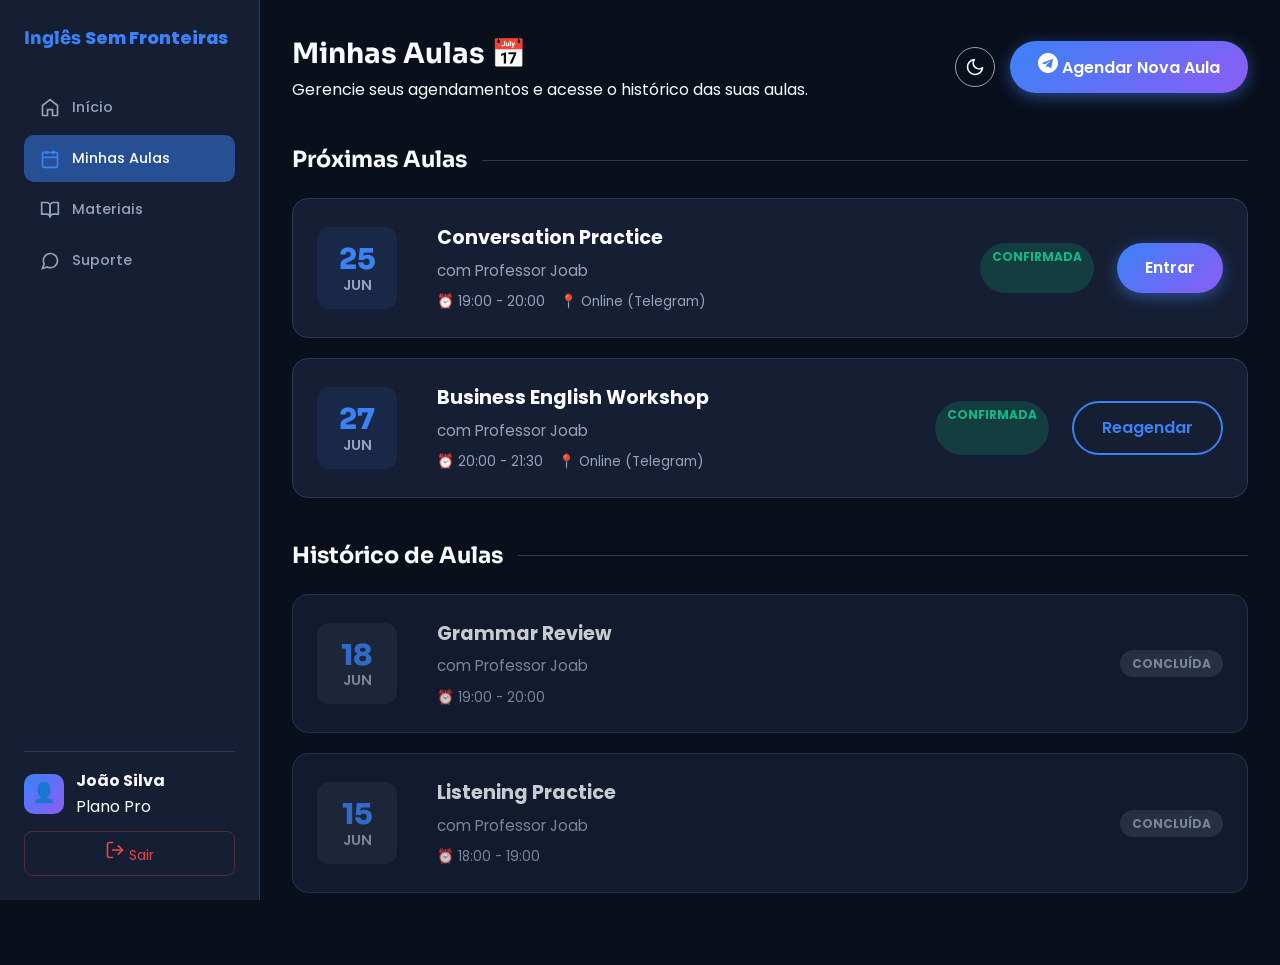
<file: aulas.html>
<!DOCTYPE html>
<html lang="pt-BR">
<head>
    <meta charset="UTF-8">
    <meta name="viewport" content="width=device-width, initial-scale=1.0">
    <title>Minhas Aulas | Inglês Sem Fronteiras</title>
    <link rel="preconnect" href="https://fonts.googleapis.com">
    <link rel="preconnect" href="https://fonts.gstatic.com" crossorigin>
    <link href="https://fonts.googleapis.com/css2?family=Poppins:wght@300;400;600;700;800&family=Sora:wght@400;600;800&display=swap" rel="stylesheet">
    <link rel="stylesheet" href="assets/css/style.css">
    <link rel="stylesheet" href="assets/css/components.css">
    <style>
        .theme-toggle {
            background: transparent;
            border: 1px solid var(--text-gray);
            color: var(--text-light);
            padding: 8px;
            border-radius: 50%;
            cursor: pointer;
            display: flex;
            align-items: center;
            justify-content: center;
            transition: all 0.3s;
            margin-right: 15px;
        }
        .theme-toggle:hover {
            background: var(--bg-card);
            border-color: var(--primary);
        }
        
        .class-card {
            background: var(--bg-card);
            border: 1px solid #2A3B55;
            border-radius: 16px;
            padding: 24px;
            display: flex;
            align-items: center;
            justify-content: space-between;
            margin-bottom: 20px;
            transition: all 0.3s ease;
        }
        .class-card:hover {
            border-color: var(--primary);
            transform: translateY(-3px);
        }
        
        .class-date {
            background: rgba(59, 130, 246, 0.1);
            color: var(--primary);
            border-radius: 12px;
            padding: 15px;
            text-align: center;
            min-width: 80px;
            margin-right: 20px;
        }
        .class-date span { display: block; line-height: 1.2; }
        .class-date .day { font-size: 1.8rem; font-weight: 800; font-family: 'Sora', sans-serif; }
        .class-date .month { font-size: 0.9rem; text-transform: uppercase; font-weight: 600; }
        
        .class-details { flex: 1; }
        .class-details h3 { font-size: 1.2rem; margin-bottom: 5px; }
        .class-details p { color: var(--text-gray); font-size: 0.95rem; margin-bottom: 8px; }
        .class-meta { display: flex; gap: 15px; font-size: 0.85rem; color: var(--text-gray); }
        .class-meta span { display: flex; align-items: center; gap: 5px; }
        
        .status-badge {
            padding: 4px 12px;
            border-radius: 50px;
            font-size: 0.75rem;
            font-weight: 700;
            text-transform: uppercase;
        }
        .status-upcoming { background: rgba(16, 185, 129, 0.2); color: #10B981; }
        .status-completed { background: rgba(148, 163, 184, 0.2); color: #94A3B8; }
        
        .section-divider {
            margin: 40px 0 20px;
            font-family: 'Sora', sans-serif;
            font-size: 1.4rem;
            display: flex;
            align-items: center;
            gap: 15px;
            color: var(--text-light);
        }
        .section-divider::after {
            content: '';
            flex: 1;
            height: 1px;
            background: #2A3B55;
        }
    </style>
</head>
<body class="dashboard-page">

    <div class="dashboard-container">
        <!-- Sidebar -->
        <aside class="sidebar">
            <div class="sidebar-header">
                <a href="index.html" class="logo">
                    <span class="logo-text">Inglês <span>Sem Fronteiras</span></span>
                </a>
            </div>

            <nav class="sidebar-nav">
                <a href="painel.html" class="nav-item">
                    <svg width="20" height="20" viewBox="0 0 24 24" fill="none">
                        <path d="M3 9L12 2L21 9V20C21 20.5523 20.5523 21 20 21H15V14H9V21H4C3.44772 21 3 20.5523 3 20V9Z" stroke="currentColor" stroke-width="2"/>
                    </svg>
                    <span>Início</span>
                </a>
                <a href="aulas.html" class="nav-item active">
                    <svg width="20" height="20" viewBox="0 0 24 24" fill="none">
                        <rect x="3" y="4" width="18" height="18" rx="2" stroke="currentColor" stroke-width="2"/>
                        <line x1="16" y1="2" x2="16" y2="6" stroke="currentColor" stroke-width="2"/>
                        <line x1="8" y1="2" x2="8" y2="6" stroke="currentColor" stroke-width="2"/>
                        <line x1="3" y1="10" x2="21" y2="10" stroke="currentColor" stroke-width="2"/>
                    </svg>
                    <span>Minhas Aulas</span>
                </a>
                <a href="materiais.html" class="nav-item">
                    <svg width="20" height="20" viewBox="0 0 24 24" fill="none">
                        <path d="M2 3H8C9.06087 3 10.0783 3.42143 10.8284 4.17157C11.5786 4.92172 12 5.93913 12 7V21C12 19.9391 11.5786 18.9217 10.8284 18.1716C10.0783 17.4214 9.06087 17 8 17H2V3Z" stroke="currentColor" stroke-width="2"/>
                        <path d="M22 3H16C14.9391 3 13.9217 3.42143 13.1716 4.17157C12.4214 4.92172 12 5.93913 12 7V21C12 19.9391 12.4214 18.9217 13.1716 18.1716C13.9217 17.4214 14.9391 17 16 17H22V3Z" stroke="currentColor" stroke-width="2"/>
                    </svg>
                    <span>Materiais</span>
                </a>
                <a href="https://t.me/inglesemfronteiras_bot" target="_blank" class="nav-item">
                    <svg width="20" height="20" viewBox="0 0 24 24" fill="none">
                        <path d="M21 11.5C21.0034 12.8199 20.6951 14.1219 20.1 15.3C19.3944 16.7117 18.3098 17.8992 16.9674 18.7293C15.6251 19.5594 14.0782 19.9994 12.5 20C11.1801 20.0035 9.87812 19.6951 8.7 19.1L3 21L4.9 15.3C4.30493 14.1219 3.99656 12.8199 4 11.5C4.00061 9.92179 4.44061 8.37488 5.27072 7.03258C6.10083 5.69028 7.28825 4.6056 8.7 3.90003C9.87812 3.30496 11.1801 2.99659 12.5 3.00003H13C15.0843 3.11502 17.053 3.99479 18.5291 5.47089C20.0052 6.94699 20.885 8.91568 21 11V11.5Z" stroke="currentColor" stroke-width="2"/>
                    </svg>
                    <span>Suporte</span>
                </a>
            </nav>

            <div class="sidebar-footer">
                <div class="user-card">
                    <div class="user-avatar">👤</div>
                    <div class="user-info">
                        <h4>João Silva</h4>
                        <p>Plano Pro</p>
                    </div>
                </div>
                <a href="login.html" class="logout-btn">
                    <svg width="20" height="20" viewBox="0 0 24 24" fill="none">
                        <path d="M9 21H5C4.46957 21 3.96086 20.7893 3.58579 20.4142C3.21071 20.0391 3 19.5304 3 19V5C3 4.46957 3.21071 3.96086 3.58579 3.58579C3.96086 3.21071 4.46957 3 5 3H9" stroke="currentColor" stroke-width="2" stroke-linecap="round" stroke-linejoin="round"/>
                        <path d="M16 17L21 12L16 7" stroke="currentColor" stroke-width="2" stroke-linecap="round" stroke-linejoin="round"/>
                        <path d="M21 12H9" stroke="currentColor" stroke-width="2" stroke-linecap="round" stroke-linejoin="round"/>
                    </svg>
                    Sair
                </a>
            </div>
        </aside>

        <!-- Main Content -->
        <main class="main-content">
            <header class="content-header">
                <div class="header-left">
                    <h1>Minhas Aulas 📅</h1>
                    <p>Gerencie seus agendamentos e acesse o histórico das suas aulas.</p>
                </div>
                <div class="header-right" style="display: flex; align-items: center;">
                    <button class="theme-toggle" id="themeToggle" title="Alternar Tema">
                        <svg id="iconMoon" width="20" height="20" viewBox="0 0 24 24" fill="none" stroke="currentColor" stroke-width="2" stroke-linecap="round" stroke-linejoin="round">
                            <path d="M21 12.79A9 9 0 1 1 11.21 3 7 7 0 0 0 21 12.79z"></path>
                        </svg>
                        <svg id="iconSun" width="20" height="20" viewBox="0 0 24 24" fill="none" stroke="currentColor" stroke-width="2" stroke-linecap="round" stroke-linejoin="round" style="display: none;">
                            <circle cx="12" cy="12" r="5"></circle>
                            <line x1="12" y1="1" x2="12" y2="3"></line>
                            <line x1="12" y1="21" x2="12" y2="23"></line>
                            <line x1="4.22" y1="4.22" x2="5.64" y2="5.64"></line>
                            <line x1="18.36" y1="18.36" x2="19.78" y2="19.78"></line>
                            <line x1="1" y1="12" x2="3" y2="12"></line>
                            <line x1="21" y1="12" x2="23" y2="12"></line>
                            <line x1="4.22" y1="19.78" x2="5.64" y2="18.36"></line>
                            <line x1="18.36" y1="5.64" x2="19.78" y2="4.22"></line>
                        </svg>
                    </button>
                    
                    <a href="https://t.me/inglesemfronteiras_bot" target="_blank" class="btn btn-primary">
                        <svg width="20" height="20" viewBox="0 0 24 24" fill="currentColor">
                            <path d="M12 0C5.373 0 0 5.373 0 12s5.373 12 12 12 12-5.373 12-12S18.627 0 12 0zm5.894 8.221l-1.97 9.28c-.145.658-.537.818-1.084.508l-3-2.21-1.446 1.394c-.14.18-.357.295-.6.295-.002 0-.003 0-.005 0l.213-3.054 5.56-5.022c.24-.213-.054-.334-.373-.121l-6.869 4.326-2.96-.924c-.64-.203-.658-.643.135-.953l11.566-4.458c.538-.196 1.006.128.832.941z"/>
                        </svg>
                        Agendar Nova Aula
                    </a>
                </div>
            </header>

            <!-- Próximas Aulas -->
            <section class="content-section">
                <h2 class="section-divider">Próximas Aulas</h2>
                
                <div class="class-card">
                    <div class="class-date">
                        <span class="day">25</span>
                        <span class="month">Jun</span>
                    </div>
                    <div class="class-details">
                        <h3>Conversation Practice</h3>
                        <p>com Professor Joab</p>
                        <div class="class-meta">
                            <span>⏰ 19:00 - 20:00</span>
                            <span>📍 Online (Telegram)</span>
                        </div>
                    </div>
                    <div class="class-actions">
                        <span class="status-badge status-upcoming">Confirmada</span>
                        <a href="https://t.me/inglesemfronteiras_bot" target="_blank" class="btn btn-primary btn-sm" style="margin-left: 15px;">Entrar</a>
                    </div>
                </div>

                <div class="class-card">
                    <div class="class-date">
                        <span class="day">27</span>
                        <span class="month">Jun</span>
                    </div>
                    <div class="class-details">
                        <h3>Business English Workshop</h3>
                        <p>com Professor Joab</p>
                        <div class="class-meta">
                            <span>⏰ 20:00 - 21:30</span>
                            <span>📍 Online (Telegram)</span>
                        </div>
                    </div>
                    <div class="class-actions">
                        <span class="status-badge status-upcoming">Confirmada</span>
                        <a href="https://t.me/inglesemfronteiras_bot" target="_blank" class="btn btn-outline btn-sm" style="margin-left: 15px;">Reagendar</a>
                    </div>
                </div>
            </section>

            <!-- Histórico -->
            <section class="content-section">
                <h2 class="section-divider">Histórico de Aulas</h2>
                
                <div class="class-card" style="opacity: 0.8;">
                    <div class="class-date" style="background: rgba(148, 163, 184, 0.1); color: var(--text-gray);">
                        <span class="day">18</span>
                        <span class="month">Jun</span>
                    </div>
                    <div class="class-details">
                        <h3>Grammar Review</h3>
                        <p>com Professor Joab</p>
                        <div class="class-meta">
                            <span>⏰ 19:00 - 20:00</span>
                        </div>
                    </div>
                    <div class="class-actions">
                        <span class="status-badge status-completed">Concluída</span>
                    </div>
                </div>

                <div class="class-card" style="opacity: 0.8;">
                    <div class="class-date" style="background: rgba(148, 163, 184, 0.1); color: var(--text-gray);">
                        <span class="day">15</span>
                        <span class="month">Jun</span>
                    </div>
                    <div class="class-details">
                        <h3>Listening Practice</h3>
                        <p>com Professor Joab</p>
                        <div class="class-meta">
                            <span>⏰ 18:00 - 19:00</span>
                        </div>
                    </div>
                    <div class="class-actions">
                        <span class="status-badge status-completed">Concluída</span>
                    </div>
                </div>
            </section>
        </main>
    </div>

    <script>
        // Lógica do Botão de Tema (Dark/Light Mode)
        const themeToggle = document.getElementById('themeToggle');
        const iconMoon = document.getElementById('iconMoon');
        const iconSun = document.getElementById('iconSun');

        if (localStorage.getItem('theme') === 'light') {
            document.body.classList.add('light-mode');
            iconMoon.style.display = 'none';
            iconSun.style.display = 'block';
        }

        themeToggle.addEventListener('click', () => {
            document.body.classList.toggle('light-mode');
            if (document.body.classList.contains('light-mode')) {
                localStorage.setItem('theme', 'light');
                iconMoon.style.display = 'none';
                iconSun.style.display = 'block';
            } else {
                localStorage.setItem('theme', 'dark');
                iconMoon.style.display = 'block';
                iconSun.style.display = 'none';
            }
        });
    </script>
</body>
</html>
</file>
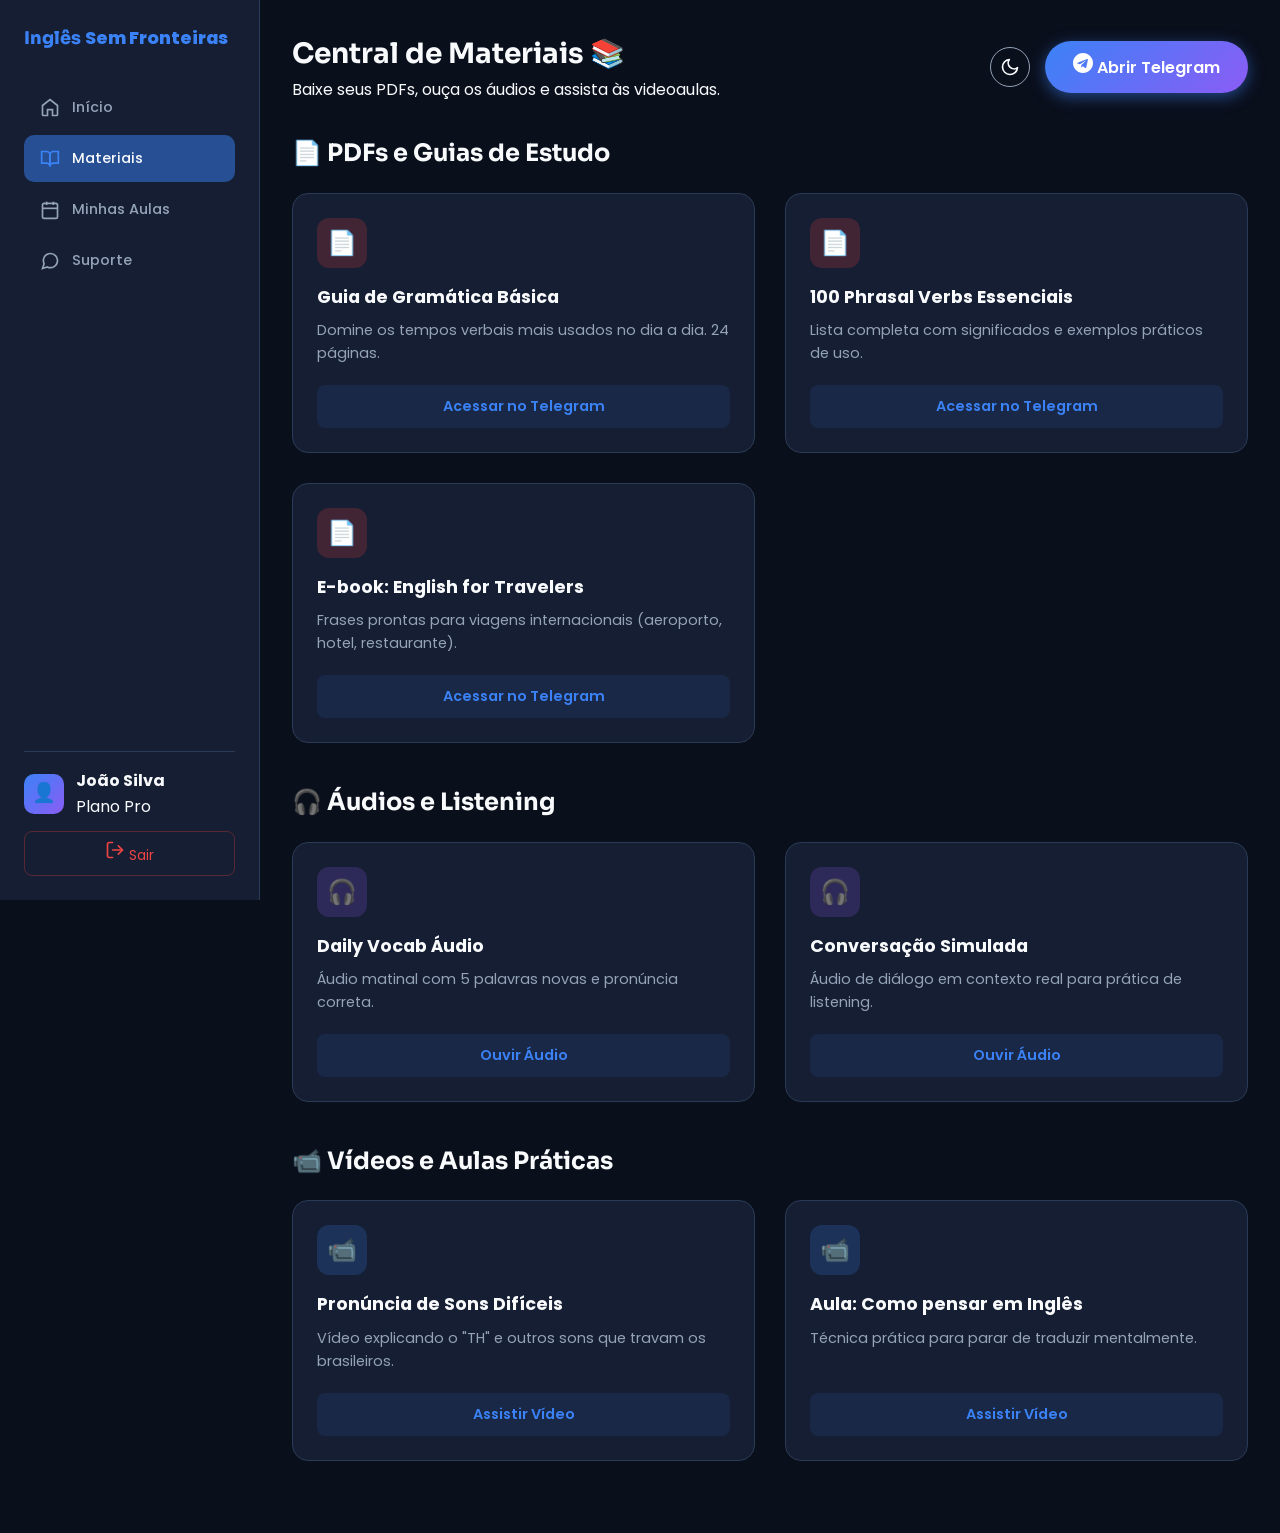
<file: materiais.html>
<!DOCTYPE html>
<html lang="pt-BR">
<head>
    <meta charset="UTF-8">
    <meta name="viewport" content="width=device-width, initial-scale=1.0">
    <title>Materiais | Inglês Sem Fronteiras</title>
    <link rel="preconnect" href="https://fonts.googleapis.com">
    <link rel="preconnect" href="https://fonts.gstatic.com" crossorigin>
    <link href="https://fonts.googleapis.com/css2?family=Poppins:wght@300;400;600;700;800&family=Sora:wght@400;600;800&display=swap" rel="stylesheet">
    <link rel="stylesheet" href="assets/css/style.css">
    <link rel="stylesheet" href="assets/css/components.css">
    <style>
        /* Ajuste rápido para o botão de tema no header */
        .theme-toggle {
            background: transparent;
            border: 1px solid var(--text-gray);
            color: var(--text-light);
            padding: 8px;
            border-radius: 50%;
            cursor: pointer;
            display: flex;
            align-items: center;
            justify-content: center;
            transition: all 0.3s;
            margin-right: 15px;
        }
        .theme-toggle:hover {
            background: var(--bg-card);
            border-color: var(--primary);
        }
        
        /* Estilos para os cards de material */
        .material-card {
            background: var(--bg-card);
            border: 1px solid #2A3B55;
            border-radius: 16px;
            padding: 24px;
            transition: all 0.3s ease;
            display: flex;
            flex-direction: column;
            justify-content: space-between;
            height: 100%;
        }
        .material-card:hover {
            transform: translateY(-5px);
            border-color: var(--primary);
            box-shadow: 0 10px 20px rgba(0,0,0,0.2);
        }
        .material-icon {
            width: 50px;
            height: 50px;
            border-radius: 12px;
            display: flex;
            align-items: center;
            justify-content: center;
            font-size: 24px;
            margin-bottom: 15px;
        }
        .icon-pdf { background: rgba(239, 68, 68, 0.2); color: #EF4444; }
        .icon-audio { background: rgba(139, 92, 246, 0.2); color: #8B5CF6; }
        .icon-video { background: rgba(59, 130, 246, 0.2); color: #3B82F6; }
        
        .material-info h3 {
            font-size: 1.1rem;
            margin-bottom: 8px;
            color: var(--text-light);
        }
        .material-info p {
            font-size: 0.9rem;
            color: var(--text-gray);
            margin-bottom: 20px;
        }
        .material-btn {
            display: block;
            text-align: center;
            background: rgba(59, 130, 246, 0.1);
            color: var(--primary);
            padding: 10px;
            border-radius: 8px;
            text-decoration: none;
            font-weight: 600;
            font-size: 0.9rem;
            transition: background 0.3s;
        }
        .material-btn:hover {
            background: var(--primary);
            color: white;
        }
        
        .category-title {
            font-family: 'Sora', sans-serif;
            font-size: 1.5rem;
            margin: 40px 0 20px;
            display: flex;
            align-items: center;
            gap: 10px;
        }
        .category-title:first-of-type { margin-top: 0; }
    </style>
</head>
<body class="dashboard-page">

    <div class="dashboard-container">
        <!-- Sidebar -->
        <aside class="sidebar">
            <div class="sidebar-header">
                <a href="index.html" class="logo">
                    <span class="logo-text">Inglês <span>Sem Fronteiras</span></span>
                </a>
            </div>

            <nav class="sidebar-nav">
                <a href="painel.html" class="nav-item">
                    <svg width="20" height="20" viewBox="0 0 24 24" fill="none">
                        <path d="M3 9L12 2L21 9V20C21 20.5523 20.5523 21 20 21H15V14H9V21H4C3.44772 21 3 20.5523 3 20V9Z" stroke="currentColor" stroke-width="2"/>
                    </svg>
                    <span>Início</span>
                </a>
                <a href="materiais.html" class="nav-item active">
                    <svg width="20" height="20" viewBox="0 0 24 24" fill="none">
                        <path d="M2 3H8C9.06087 3 10.0783 3.42143 10.8284 4.17157C11.5786 4.92172 12 5.93913 12 7V21C12 19.9391 11.5786 18.9217 10.8284 18.1716C10.0783 17.4214 9.06087 17 8 17H2V3Z" stroke="currentColor" stroke-width="2"/>
                        <path d="M22 3H16C14.9391 3 13.9217 3.42143 13.1716 4.17157C12.4214 4.92172 12 5.93913 12 7V21C12 19.9391 12.4214 18.9217 13.1716 18.1716C13.9217 17.4214 14.9391 17 16 17H22V3Z" stroke="currentColor" stroke-width="2"/>
                    </svg>
                    <span>Materiais</span>
                </a>
                <a href="#" class="nav-item">
                    <svg width="20" height="20" viewBox="0 0 24 24" fill="none">
                        <rect x="3" y="4" width="18" height="18" rx="2" stroke="currentColor" stroke-width="2"/>
                        <line x1="16" y1="2" x2="16" y2="6" stroke="currentColor" stroke-width="2"/>
                        <line x1="8" y1="2" x2="8" y2="6" stroke="currentColor" stroke-width="2"/>
                        <line x1="3" y1="10" x2="21" y2="10" stroke="currentColor" stroke-width="2"/>
                    </svg>
                    <span>Minhas Aulas</span>
                </a>
                <a href="https://t.me/inglesemfronteiras_bot" target="_blank" class="nav-item">
                    <svg width="20" height="20" viewBox="0 0 24 24" fill="none">
                        <path d="M21 11.5C21.0034 12.8199 20.6951 14.1219 20.1 15.3C19.3944 16.7117 18.3098 17.8992 16.9674 18.7293C15.6251 19.5594 14.0782 19.9994 12.5 20C11.1801 20.0035 9.87812 19.6951 8.7 19.1L3 21L4.9 15.3C4.30493 14.1219 3.99656 12.8199 4 11.5C4.00061 9.92179 4.44061 8.37488 5.27072 7.03258C6.10083 5.69028 7.28825 4.6056 8.7 3.90003C9.87812 3.30496 11.1801 2.99659 12.5 3.00003H13C15.0843 3.11502 17.053 3.99479 18.5291 5.47089C20.0052 6.94699 20.885 8.91568 21 11V11.5Z" stroke="currentColor" stroke-width="2"/>
                    </svg>
                    <span>Suporte</span>
                </a>
            </nav>

            <div class="sidebar-footer">
                <div class="user-card">
                    <div class="user-avatar">👤</div>
                    <div class="user-info">
                        <h4>João Silva</h4>
                        <p>Plano Pro</p>
                    </div>
                </div>
                <a href="login.html" class="logout-btn">
                    <svg width="20" height="20" viewBox="0 0 24 24" fill="none">
                        <path d="M9 21H5C4.46957 21 3.96086 20.7893 3.58579 20.4142C3.21071 20.0391 3 19.5304 3 19V5C3 4.46957 3.21071 3.96086 3.58579 3.58579C3.96086 3.21071 4.46957 3 5 3H9" stroke="currentColor" stroke-width="2" stroke-linecap="round" stroke-linejoin="round"/>
                        <path d="M16 17L21 12L16 7" stroke="currentColor" stroke-width="2" stroke-linecap="round" stroke-linejoin="round"/>
                        <path d="M21 12H9" stroke="currentColor" stroke-width="2" stroke-linecap="round" stroke-linejoin="round"/>
                    </svg>
                    Sair
                </a>
            </div>
        </aside>

        <!-- Main Content -->
        <main class="main-content">
            <header class="content-header">
                <div class="header-left">
                    <h1>Central de Materiais 📚</h1>
                    <p>Baixe seus PDFs, ouça os áudios e assista às videoaulas.</p>
                </div>
                <div class="header-right" style="display: flex; align-items: center;">
                    <!-- Botão de Tema -->
                    <button class="theme-toggle" id="themeToggle" title="Alternar Tema">
                        <svg id="iconMoon" width="20" height="20" viewBox="0 0 24 24" fill="none" stroke="currentColor" stroke-width="2" stroke-linecap="round" stroke-linejoin="round">
                            <path d="M21 12.79A9 9 0 1 1 11.21 3 7 7 0 0 0 21 12.79z"></path>
                        </svg>
                        <svg id="iconSun" width="20" height="20" viewBox="0 0 24 24" fill="none" stroke="currentColor" stroke-width="2" stroke-linecap="round" stroke-linejoin="round" style="display: none;">
                            <circle cx="12" cy="12" r="5"></circle>
                            <line x1="12" y1="1" x2="12" y2="3"></line>
                            <line x1="12" y1="21" x2="12" y2="23"></line>
                            <line x1="4.22" y1="4.22" x2="5.64" y2="5.64"></line>
                            <line x1="18.36" y1="18.36" x2="19.78" y2="19.78"></line>
                            <line x1="1" y1="12" x2="3" y2="12"></line>
                            <line x1="21" y1="12" x2="23" y2="12"></line>
                            <line x1="4.22" y1="19.78" x2="5.64" y2="18.36"></line>
                            <line x1="18.36" y1="5.64" x2="19.78" y2="4.22"></line>
                        </svg>
                    </button>
                    
                    <a href="https://t.me/inglesemfronteiras_bot" target="_blank" class="btn btn-primary">
                        <svg width="20" height="20" viewBox="0 0 24 24" fill="currentColor">
                            <path d="M12 0C5.373 0 0 5.373 0 12s5.373 12 12 12 12-5.373 12-12S18.627 0 12 0zm5.894 8.221l-1.97 9.28c-.145.658-.537.818-1.084.508l-3-2.21-1.446 1.394c-.14.18-.357.295-.6.295-.002 0-.003 0-.005 0l.213-3.054 5.56-5.022c.24-.213-.054-.334-.373-.121l-6.869 4.326-2.96-.924c-.64-.203-.658-.643.135-.953l11.566-4.458c.538-.196 1.006.128.832.941z"/>
                        </svg>
                        Abrir Telegram
                    </a>
                </div>
            </header>

            <!-- Materiais Grid -->
            <section class="content-section">
                <!-- Categoria 1: PDFs e Guias -->
                <h2 class="category-title">📄 PDFs e Guias de Estudo</h2>
                <div class="cards-grid">
                    <div class="material-card">
                        <div>
                            <div class="material-icon icon-pdf">📄</div>
                            <div class="material-info">
                                <h3>Guia de Gramática Básica</h3>
                                <p>Domine os tempos verbais mais usados no dia a dia. 24 páginas.</p>
                            </div>
                        </div>
                        <a href="https://t.me/inglesemfronteiras_bot" target="_blank" class="material-btn">Acessar no Telegram</a>
                    </div>

                    <div class="material-card">
                        <div>
                            <div class="material-icon icon-pdf">📄</div>
                            <div class="material-info">
                                <h3>100 Phrasal Verbs Essenciais</h3>
                                <p>Lista completa com significados e exemplos práticos de uso.</p>
                            </div>
                        </div>
                        <a href="https://t.me/inglesemfronteiras_bot" target="_blank" class="material-btn">Acessar no Telegram</a>
                    </div>

                    <div class="material-card">
                        <div>
                            <div class="material-icon icon-pdf">📄</div>
                            <div class="material-info">
                                <h3>E-book: English for Travelers</h3>
                                <p>Frases prontas para viagens internacionais (aeroporto, hotel, restaurante).</p>
                            </div>
                        </div>
                        <a href="https://t.me/inglesemfronteiras_bot" target="_blank" class="material-btn">Acessar no Telegram</a>
                    </div>
                </div>

                <!-- Categoria 2: Áudios e Podcasts -->
                <h2 class="category-title">🎧 Áudios e Listening</h2>
                <div class="cards-grid">
                    <div class="material-card">
                        <div>
                            <div class="material-icon icon-audio">🎧</div>
                            <div class="material-info">
                                <h3>Daily Vocab Áudio</h3>
                                <p>Áudio matinal com 5 palavras novas e pronúncia correta.</p>
                            </div>
                        </div>
                        <a href="https://t.me/inglesemfronteiras_bot" target="_blank" class="material-btn">Ouvir Áudio</a>
                    </div>

                    <div class="material-card">
                        <div>
                            <div class="material-icon icon-audio">🎧</div>
                            <div class="material-info">
                                <h3>Conversação Simulada</h3>
                                <p>Áudio de diálogo em contexto real para prática de listening.</p>
                            </div>
                        </div>
                        <a href="https://t.me/inglesemfronteiras_bot" target="_blank" class="material-btn">Ouvir Áudio</a>
                    </div>
                </div>

                <!-- Categoria 3: Vídeos -->
                <h2 class="category-title">📹 Vídeos e Aulas Práticas</h2>
                <div class="cards-grid">
                    <div class="material-card">
                        <div>
                            <div class="material-icon icon-video">📹</div>
                            <div class="material-info">
                                <h3>Pronúncia de Sons Difíceis</h3>
                                <p>Vídeo explicando o "TH" e outros sons que travam os brasileiros.</p>
                            </div>
                        </div>
                        <a href="https://t.me/inglesemfronteiras_bot" target="_blank" class="material-btn">Assistir Vídeo</a>
                    </div>

                    <div class="material-card">
                        <div>
                            <div class="material-icon icon-video">📹</div>
                            <div class="material-info">
                                <h3>Aula: Como pensar em Inglês</h3>
                                <p>Técnica prática para parar de traduzir mentalmente.</p>
                            </div>
                        </div>
                        <a href="https://t.me/inglesemfronteiras_bot" target="_blank" class="material-btn">Assistir Vídeo</a>
                    </div>
                </div>
            </section>
        </main>
    </div>

    <script>
        // Lógica do Botão de Tema (Dark/Light Mode)
        const themeToggle = document.getElementById('themeToggle');
        const iconMoon = document.getElementById('iconMoon');
        const iconSun = document.getElementById('iconSun');

        // Verifica a preferência salva
        if (localStorage.getItem('theme') === 'light') {
            document.body.classList.add('light-mode');
            iconMoon.style.display = 'none';
            iconSun.style.display = 'block';
        }

        themeToggle.addEventListener('click', () => {
            document.body.classList.toggle('light-mode');
            
            if (document.body.classList.contains('light-mode')) {
                localStorage.setItem('theme', 'light');
                iconMoon.style.display = 'none';
                iconSun.style.display = 'block';
            } else {
                localStorage.setItem('theme', 'dark');
                iconMoon.style.display = 'block';
                iconSun.style.display = 'none';
            }
        });
    </script>
</body>
</html>
</file>
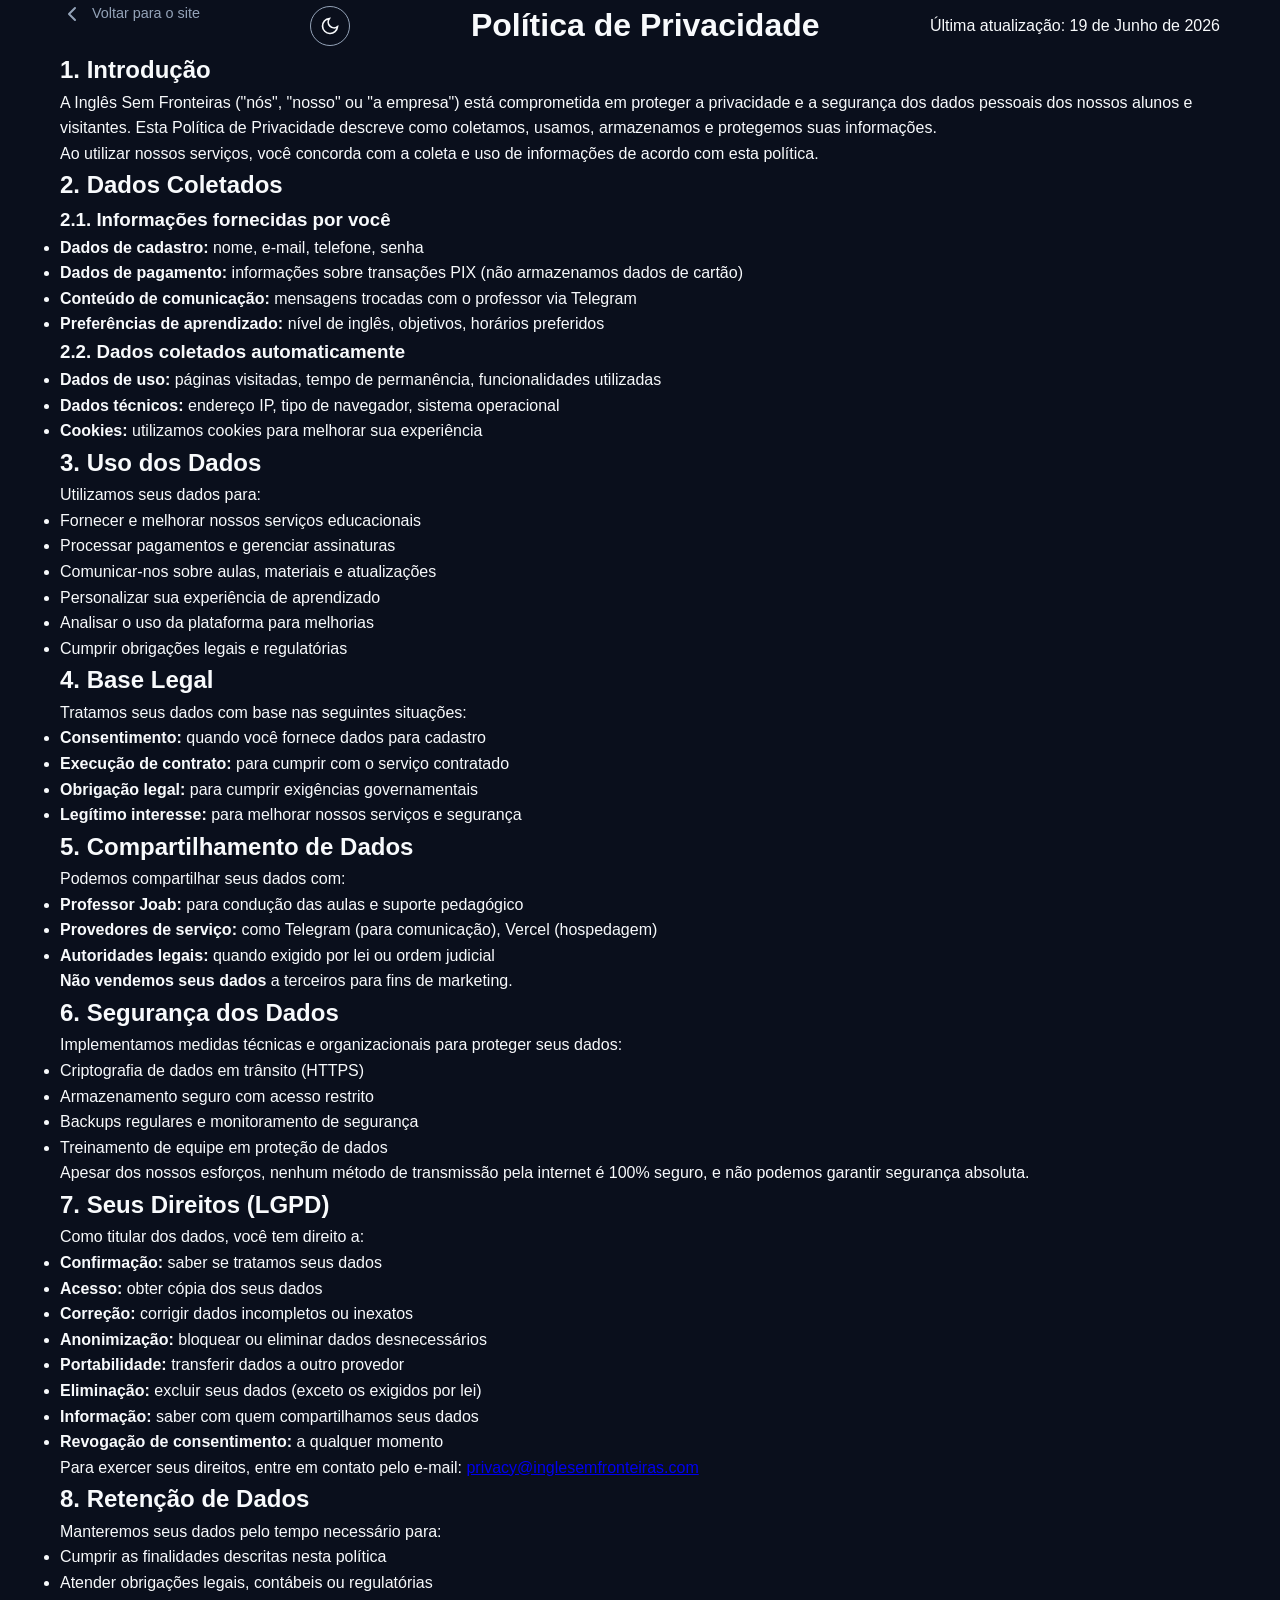
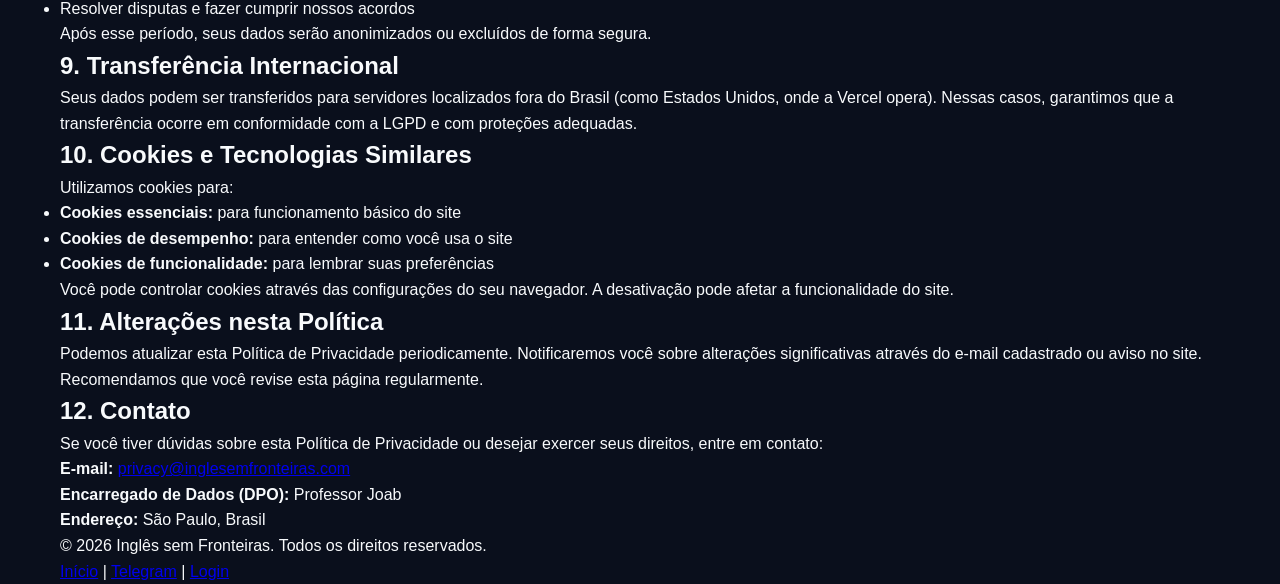
<file: privacidade.html>
<!DOCTYPE html>
<html lang="pt-BR">
<head>
    <meta charset="UTF-8">
    <meta name="viewport" content="width=device-width, initial-scale=1.0">
    <title>Política de Privacidade | Inglês sem Fronteiras</title>
    <link rel="stylesheet" href="assets/css/style.css">
    <link rel="stylesheet" href="assets/css/components.css">
</head>
<body class="policy-page">

    <header class="policy-header">
        <div class="container" style="display:flex;justify-content:space-between;align-items:center;">
            <a href="index.html" class="back-home">
                <svg width="24" height="24" viewBox="0 0 24 24" fill="none">
                    <path d="M15 18L9 12L15 6" stroke="currentColor" stroke-width="2" stroke-linecap="round" stroke-linejoin="round"/>
                </svg>
                Voltar para o site
            </a>
            <button class="theme-toggle" id="themeToggle" title="Alternar Tema"><svg id="iconMoon" width="20" height="20" viewBox="0 0 24 24" fill="none" stroke="currentColor" stroke-width="2"><path d="M21 12.79A9 9 0 1 1 11.21 3 7 7 0 0 0 21 12.79z"></path></svg><svg id="iconSun" width="20" height="20" viewBox="0 0 24 24" fill="none" stroke="currentColor" stroke-width="2" style="display:none"><circle cx="12" cy="12" r="5"></circle><line x1="12" y1="1" x2="12" y2="3"></line><line x1="12" y1="21" x2="12" y2="23"></line><line x1="4.22" y1="4.22" x2="5.64" y2="5.64"></line><line x1="18.36" y1="18.36" x2="19.78" y2="19.78"></line><line x1="1" y1="12" x2="3" y2="12"></line><line x1="21" y1="12" x2="23" y2="12"></line><line x1="4.22" y1="19.78" x2="5.64" y2="18.36"></line><line x1="18.36" y1="5.64" x2="19.78" y2="4.22"></line></svg></button>
            <h1>Política de Privacidade</h1>
            <p>Última atualização: 19 de Junho de 2026</p>
        </div>
    </header>

    <main class="policy-content">
        <div class="container">
            <div class="policy-section">
                <h2>1. Introdução</h2>
                <p>
                    A Inglês Sem Fronteiras ("nós", "nosso" ou "a empresa") está comprometida em proteger a privacidade e a segurança dos dados pessoais dos nossos alunos e visitantes. Esta Política de Privacidade descreve como coletamos, usamos, armazenamos e protegemos suas informações.
                </p>
                <p>
                    Ao utilizar nossos serviços, você concorda com a coleta e uso de informações de acordo com esta política.
                </p>
            </div>

            <div class="policy-section">
                <h2>2. Dados Coletados</h2>
                <h3>2.1. Informações fornecidas por você</h3>
                <ul>
                    <li><strong>Dados de cadastro:</strong> nome, e-mail, telefone, senha</li>
                    <li><strong>Dados de pagamento:</strong> informações sobre transações PIX (não armazenamos dados de cartão)</li>
                    <li><strong>Conteúdo de comunicação:</strong> mensagens trocadas com o professor via Telegram</li>
                    <li><strong>Preferências de aprendizado:</strong> nível de inglês, objetivos, horários preferidos</li>
                </ul>

                <h3>2.2. Dados coletados automaticamente</h3>
                <ul>
                    <li><strong>Dados de uso:</strong> páginas visitadas, tempo de permanência, funcionalidades utilizadas</li>
                    <li><strong>Dados técnicos:</strong> endereço IP, tipo de navegador, sistema operacional</li>
                    <li><strong>Cookies:</strong> utilizamos cookies para melhorar sua experiência</li>
                </ul>
            </div>

            <div class="policy-section">
                <h2>3. Uso dos Dados</h2>
                <p>Utilizamos seus dados para:</p>
                <ul>
                    <li>Fornecer e melhorar nossos serviços educacionais</li>
                    <li>Processar pagamentos e gerenciar assinaturas</li>
                    <li>Comunicar-nos sobre aulas, materiais e atualizações</li>
                    <li>Personalizar sua experiência de aprendizado</li>
                    <li>Analisar o uso da plataforma para melhorias</li>
                    <li>Cumprir obrigações legais e regulatórias</li>
                </ul>
            </div>

            <div class="policy-section">
                <h2>4. Base Legal</h2>
                <p>Tratamos seus dados com base nas seguintes situações:</p>
                <ul>
                    <li><strong>Consentimento:</strong> quando você fornece dados para cadastro</li>
                    <li><strong>Execução de contrato:</strong> para cumprir com o serviço contratado</li>
                    <li><strong>Obrigação legal:</strong> para cumprir exigências governamentais</li>
                    <li><strong>Legítimo interesse:</strong> para melhorar nossos serviços e segurança</li>
                </ul>
            </div>

            <div class="policy-section">
                <h2>5. Compartilhamento de Dados</h2>
                <p>Podemos compartilhar seus dados com:</p>
                <ul>
                    <li><strong>Professor Joab:</strong> para condução das aulas e suporte pedagógico</li>
                    <li><strong>Provedores de serviço:</strong> como Telegram (para comunicação), Vercel (hospedagem)</li>
                    <li><strong>Autoridades legais:</strong> quando exigido por lei ou ordem judicial</li>
                </ul>
                <p>
                    <strong>Não vendemos seus dados</strong> a terceiros para fins de marketing.
                </p>
            </div>

            <div class="policy-section">
                <h2>6. Segurança dos Dados</h2>
                <p>Implementamos medidas técnicas e organizacionais para proteger seus dados:</p>
                <ul>
                    <li>Criptografia de dados em trânsito (HTTPS)</li>
                    <li>Armazenamento seguro com acesso restrito</li>
                    <li>Backups regulares e monitoramento de segurança</li>
                    <li>Treinamento de equipe em proteção de dados</li>
                </ul>
                <p>
                    Apesar dos nossos esforços, nenhum método de transmissão pela internet é 100% seguro, e não podemos garantir segurança absoluta.
                </p>
            </div>

            <div class="policy-section">
                <h2>7. Seus Direitos (LGPD)</h2>
                <p>Como titular dos dados, você tem direito a:</p>
                <ul>
                    <li><strong>Confirmação:</strong> saber se tratamos seus dados</li>
                    <li><strong>Acesso:</strong> obter cópia dos seus dados</li>
                    <li><strong>Correção:</strong> corrigir dados incompletos ou inexatos</li>
                    <li><strong>Anonimização:</strong> bloquear ou eliminar dados desnecessários</li>
                    <li><strong>Portabilidade:</strong> transferir dados a outro provedor</li>
                    <li><strong>Eliminação:</strong> excluir seus dados (exceto os exigidos por lei)</li>
                    <li><strong>Informação:</strong> saber com quem compartilhamos seus dados</li>
                    <li><strong>Revogação de consentimento:</strong> a qualquer momento</li>
                </ul>
                <p>
                    Para exercer seus direitos, entre em contato pelo e-mail: <a href="mailto:privacy@inglesemfronteiras.com">privacy@inglesemfronteiras.com</a>
                </p>
            </div>

            <div class="policy-section">
                <h2>8. Retenção de Dados</h2>
                <p>Manteremos seus dados pelo tempo necessário para:</p>
                <ul>
                    <li>Cumprir as finalidades descritas nesta política</li>
                    <li>Atender obrigações legais, contábeis ou regulatórias</li>
                    <li>Resolver disputas e fazer cumprir nossos acordos</li>
                </ul>
                <p>
                    Após esse período, seus dados serão anonimizados ou excluídos de forma segura.
                </p>
            </div>

            <div class="policy-section">
                <h2>9. Transferência Internacional</h2>
                <p>
                    Seus dados podem ser transferidos para servidores localizados fora do Brasil (como Estados Unidos, onde a Vercel opera). Nessas casos, garantimos que a transferência ocorre em conformidade com a LGPD e com proteções adequadas.
                </p>
            </div>

            <div class="policy-section">
                <h2>10. Cookies e Tecnologias Similares</h2>
                <p>Utilizamos cookies para:</p>
                <ul>
                    <li><strong>Cookies essenciais:</strong> para funcionamento básico do site</li>
                    <li><strong>Cookies de desempenho:</strong> para entender como você usa o site</li>
                    <li><strong>Cookies de funcionalidade:</strong> para lembrar suas preferências</li>
                </ul>
                <p>
                    Você pode controlar cookies através das configurações do seu navegador. A desativação pode afetar a funcionalidade do site.
                </p>
            </div>

            <div class="policy-section">
                <h2>11. Alterações nesta Política</h2>
                <p>
                    Podemos atualizar esta Política de Privacidade periodicamente. Notificaremos você sobre alterações significativas através do e-mail cadastrado ou aviso no site. Recomendamos que você revise esta página regularmente.
                </p>
            </div>

            <div class="policy-section">
                <h2>12. Contato</h2>
                <p>
                    Se você tiver dúvidas sobre esta Política de Privacidade ou desejar exercer seus direitos, entre em contato:
                </p>
                <div class="contact-info">
                    <p><strong>E-mail:</strong> <a href="mailto:privacy@inglesemfronteiras.com">privacy@inglesemfronteiras.com</a></p>
                    <p><strong>Encarregado de Dados (DPO):</strong> Professor Joab</p>
                    <p><strong>Endereço:</strong> São Paulo, Brasil</p>
                </div>
            </div>
        </div>
    </main>

    <footer class="policy-footer">
        <div class="container">
            <p>&copy; 2026 Inglês sem Fronteiras. Todos os direitos reservados.</p>
            <p>
                <a href="index.html">Início</a> |
                <a href="https://t.me/inglesemfronteiras_bot" target="_blank">Telegram</a> |
                <a href="login.html">Login</a>
            </p>
        </div>
    </footer>
<script src="assets/js/theme.js"></script>
</body>
</html>
</file>
<file: assets/css/style.css>
/* Variáveis de Cor */
:root {
    --bg-dark: #0A0F1C;
    --bg-card: #151E32;
    --primary: #3B82F6;
    --primary-glow: #3B82F680;
    --accent: #FACC15;
    --text-light: #F8FAFC;
    --text-gray: #94A3B8;
    --gradient: linear-gradient(135deg, #3B82F6 0%, #8B5CF6 100%);
}

/* Reset */
* {
    margin: 0;
    padding: 0;
    box-sizing: border-box;
    font-family: 'Poppins', sans-serif;
}

body {
    background-color: var(--bg-dark);
    color: var(--text-light);
    line-height: 1.6;
    overflow-x: hidden;
}

.container {
    max-width: 1200px;
    margin: 0 auto;
    padding: 0 20px;
}

/* Botões */
.btn {
    display: inline-block;
    padding: 12px 28px;
    border-radius: 50px;
    font-weight: 600;
    text-decoration: none;
    transition: all 0.3s ease;
    cursor: pointer;
    border: none;
}

.btn-primary {
    background: var(--gradient);
    color: white;
    box-shadow: 0 4px 15px var(--primary-glow);
}

.btn-primary:hover {
    transform: translateY(-3px);
    box-shadow: 0 8px 25px var(--primary-glow);
}

.btn-outline {
    background: transparent;
    border: 2px solid var(--primary);
    color: var(--primary);
}

.btn-outline:hover {
    background: var(--primary);
    color: white;
}

.btn-light {
    background: white;
    color: var(--bg-dark);
}

.btn-lg {
    padding: 16px 36px;
    font-size: 1.1rem;
}

/* Navbar */
.navbar {
    position: fixed;
    top: 0;
    width: 100%;
    background: rgba(10, 15, 28, 0.8);
    backdrop-filter: blur(10px);
    z-index: 1000;
    border-bottom: 1px solid #1E293B;
}

.nav-container {
    display: flex;
    justify-content: space-between;
    align-items: center;
    padding: 20px;
}

.logo {
    font-family: 'Sora', sans-serif;
    font-size: 1.5rem;
    font-weight: 800;
    color: white;
    text-decoration: none;
}

.logo span {
    color: var(--primary);
}

.nav-links a {
    color: var(--text-gray);
    text-decoration: none;
    margin: 0 15px;
    font-weight: 500;
    transition: color 0.3s;
}

.nav-links a:hover {
    color: white;
}

/* Hero */
.hero {
    padding: 150px 0 80px;
    position: relative;
}

.hero-container {
    display: flex;
    align-items: center;
    gap: 40px;
}

.hero-text {
    flex: 1;
}

.badge {
    display: inline-block;
    background: rgba(59, 130, 246, 0.2);
    color: var(--primary);
    padding: 6px 16px;
    border-radius: 50px;
    font-size: 0.9rem;
    font-weight: 600;
    margin-bottom: 20px;
}

.hero h1 {
    font-family: 'Sora', sans-serif;
    font-size: 4rem;
    line-height: 1.1;
    margin-bottom: 20px;
}

.highlight {
    color: var(--accent);
}

.hero p {
    font-size: 1.2rem;
    color: var(--text-gray);
    margin-bottom: 30px;
    max-width: 500px;
}

.hero-cta {
    display: flex;
    gap: 20px;
}

.hero-image img {
    width: 100%;
    border-radius: 20px;
    box-shadow: 0 20px 50px rgba(0,0,0,0.5);
    transform: rotate(2deg);
    transition: transform 0.5s;
}

.hero-image img:hover {
    transform: rotate(0deg);
}

/* Seções Gerais */
.section {
    padding: 100px 0;
    text-align: center;
}

.section-title {
    font-family: 'Sora', sans-serif;
    font-size: 3rem;
    margin-bottom: 15px;
}

.section-subtitle {
    color: var(--text-gray);
    font-size: 1.2rem;
    margin-bottom: 50px;
}

/* Cards Como Funciona */
.cards-grid {
    display: grid;
    grid-template-columns: repeat(auto-fit, minmax(300px, 1fr));
    gap: 30px;
    text-align: left;
}

.card {
    background: var(--bg-card);
    padding: 40px;
    border-radius: 20px;
    border: 1px solid #2A3B55;
    transition: transform 0.3s, border-color 0.3s;
}

.card:hover {
    transform: translateY(-10px);
    border-color: var(--primary);
}

.card-icon {
    font-size: 2.5rem;
    margin-bottom: 20px;
}

.card h3 {
    font-size: 1.5rem;
    margin-bottom: 15px;
}

.card p {
    color: var(--text-gray);
}

/* Professor Section */
.professor-section {
    background: linear-gradient(180deg, var(--bg-dark) 0%, #0D1424 100%);
}

.professor-container {
    display: flex;
    align-items: center;
    gap: 60px;
    text-align: left;
}

.professor-img img {
    width: 400px;
    border-radius: 20px;
    box-shadow: 0 0 50px var(--primary-glow);
}

.professor-info h2 {
    font-family: 'Sora', sans-serif;
    font-size: 3rem;
    margin: 15px 0;
}

.professor-info p {
    color: var(--text-gray);
    font-size: 1.1rem;
    margin-bottom: 20px;
}

.professor-features {
    list-style: none;
    margin: 30px 0;
}

.professor-features li {
    margin-bottom: 10px;
    font-size: 1.1rem;
}

/* Planos */
.pricing-grid {
    display: grid;
    grid-template-columns: repeat(auto-fit, minmax(280px, 1fr));
    gap: 30px;
    align-items: center;
}

.pricing-card {
    background: var(--bg-card);
    padding: 40px 30px;
    border-radius: 20px;
    border: 1px solid #2A3B55;
    position: relative;
}

.pricing-card.featured {
    border: 2px solid var(--primary);
    transform: scale(1.05);
    box-shadow: 0 10px 40px var(--primary-glow);
}

.tag {
    position: absolute;
    top: -15px;
    left: 50%;
    transform: translateX(-50%);
    background: var(--accent);
    color: var(--bg-dark);
    padding: 5px 15px;
    border-radius: 50px;
    font-weight: 700;
    font-size: 0.9rem;
}

.pricing-card h3 {
    font-size: 1.5rem;
    margin-bottom: 10px;
}

.price {
    font-size: 3rem;
    font-weight: 800;
    font-family: 'Sora', sans-serif;
}

.price span {
    font-size: 4rem;
}

.pricing-card ul {
    list-style: none;
    margin: 30px 0;
    text-align: left;
}

.pricing-card ul li {
    margin-bottom: 12px;
    color: var(--text-gray);
    border-bottom: 1px solid #2A3B55;
    padding-bottom: 8px;
}

.pricing-card ul li:last-child {
    border-bottom: none;
}

/* CTA Final */
.cta-final {
    background: var(--gradient);
    text-align: center;
    padding: 80px 0;
    margin-top: 50px;
}

.cta-final h2 {
    font-family: 'Sora', sans-serif;
    font-size: 2.5rem;
    margin-bottom: 15px;
}

.cta-final p {
    font-size: 1.2rem;
    margin-bottom: 30px;
    opacity: 0.9;
}

/* Footer */
.footer {
    padding: 40px 0;
    text-align: center;
    color: var(--text-gray);
    font-size: 0.9rem;
    border-top: 1px solid #1E293B;
}

.footer a {
    text-decoration: none;
}

/* Responsivo */
@media (max-width: 768px) {
    .nav-links { display: none; }
    .hero-container, .professor-container { flex-direction: column; }
    .hero h1 { font-size: 2.5rem; }
    .hero-image img { width: 100%; }
    .professor-img img { width: 100%; max-width: 300px; }
    .pricing-card.featured { transform: scale(1); }
}

/* ============================================================
   LIGHT MODE
   ============================================================ */
body.light-mode {
    --bg-dark: #F8FAFC;
    --bg-card: #FFFFFF;
    --text-light: #0F172A;
    --text-gray: #475569;
    --primary: #2563EB;
    --primary-glow: #2563EB40;
    --accent: #D97706;
    --gradient: linear-gradient(135deg, #2563EB 0%, #7C3AED 100%);
}
body.light-mode .card,
body.light-mode .pricing-card,
body.light-mode .material-card {
    box-shadow: 0 4px 10px rgba(0,0,0,0.08);
    border-color: #E2E8F0;
}
body.light-mode input,
body.light-mode select,
body.light-mode textarea {
    color: var(--text-light);
    background: var(--bg-card);
    border-color: #CBD5E1;
}
body.light-mode input::placeholder,
body.light-mode textarea::placeholder {
    color: var(--text-gray);
}
body.light-mode .navbar {
    background: rgba(248,250,252,0.85);
    border-bottom-color: #E2E8F0;
}

/* Theme toggle button */
.theme-toggle {
    background: transparent;
    border: 1px solid var(--text-gray);
    color: var(--text-light);
    padding: 8px;
    border-radius: 50%;
    cursor: pointer;
    display: flex;
    align-items: center;
    justify-content: center;
    transition: all 0.3s;
    margin-right: 10px;
    width: 40px;
    height: 40px;
}
.theme-toggle:hover {
    background: var(--bg-card);
    border-color: var(--primary);
}

/* Contrast fixes for dark mode */
.nav-item span { color: var(--text-gray); }
.nav-item:hover span, .nav-item.active span { color: var(--text-light); }
.admin-table th, .admin-table td { color: var(--text-light); }
.form-group label { color: var(--text-light); }
input, select, textarea { color: var(--text-light); background: var(--bg-dark); border: 1px solid #2A3B55; }
input:focus, select:focus, textarea:focus { border-color: var(--primary); outline: none; }
</file>
<file: assets/css/components.css>
/* ============================================================
   Components CSS — Ingles em Fronteiras
   Auth forms, Dashboard, Admin, Certificate
   ============================================================ */

/* ──── AUTH COMPONENTS (login.html) ──── */
.auth-page {
    display: flex;
    align-items: center;
    justify-content: center;
    min-height: 100vh;
    padding: 20px;
}
.auth-container {
    width: 100%;
    max-width: 440px;
}
.auth-card {
    background: var(--bg-card);
    border: 1px solid #2A3B55;
    border-radius: 20px;
    padding: 40px;
    position: relative;
}
.auth-header {
    text-align: center;
    margin-bottom: 32px;
}
.back-home {
    display: inline-flex;
    align-items: center;
    gap: 8px;
    color: var(--text-gray);
    text-decoration: none;
    font-size: 0.9rem;
    margin-bottom: 24px;
}
.back-home:hover { color: var(--primary); }
.auth-title {
    font-family: 'Sora', sans-serif;
    font-size: 1.75rem;
    margin-bottom: 8px;
}
.auth-subtitle {
    color: var(--text-gray);
    font-size: 0.95rem;
}
.auth-form { display: flex; flex-direction: column; gap: 20px; }
.form-group { text-align: left; }
.form-group label {
    display: block;
    font-size: 0.9rem;
    font-weight: 500;
    margin-bottom: 8px;
    color: var(--text-light);
}
.input-wrapper {
    position: relative;
    display: flex;
    align-items: center;
}
.input-icon {
    position: absolute;
    left: 14px;
    color: var(--text-gray);
    pointer-events: none;
}
.input-wrapper input {
    width: 100%;
    padding: 14px 16px 14px 44px;
    background: var(--bg-dark);
    border: 1px solid #2A3B55;
    border-radius: 12px;
    color: var(--text-light);
    font-size: 1rem;
    font-family: 'Poppins', sans-serif;
    transition: border-color 0.3s;
}
.input-wrapper input:focus {
    border-color: var(--primary);
    outline: none;
    box-shadow: 0 0 0 3px var(--primary-glow);
}
.toggle-password {
    position: absolute;
    right: 14px;
    background: none;
    border: none;
    color: var(--text-gray);
    cursor: pointer;
    padding: 4px;
}
.form-options {
    display: flex;
    justify-content: space-between;
    align-items: center;
    font-size: 0.85rem;
}
.checkbox-container {
    display: flex;
    align-items: center;
    gap: 8px;
    color: var(--text-gray);
    cursor: pointer;
}
.checkbox-custom {
    width: 18px; height: 18px;
    border: 2px solid #2A3B55;
    border-radius: 4px;
    display: inline-flex;
    align-items: center;
    justify-content: center;
}
.forgot-link {
    color: var(--primary);
    text-decoration: none;
}
.forgot-link:hover { text-decoration: underline; }
.btn-block {
    display: flex;
    width: 100%;
    justify-content: center;
    align-items: center;
    gap: 10px;
}
.auth-divider {
    text-align: center;
    position: relative;
    color: var(--text-gray);
    font-size: 0.85rem;
}
.auth-divider::before, .auth-divider::after {
    content: '';
    position: absolute;
    top: 50%;
    width: 40%;
    height: 1px;
    background: #2A3B55;
}
.auth-divider::before { left: 0; }
.auth-divider::after { right: 0; }
.auth-footer {
    text-align: center;
    margin-top: 20px;
    color: var(--text-gray);
    font-size: 0.9rem;
}
.auth-footer a { color: var(--primary); text-decoration: none; }

/* ──── DASHBOARD COMPONENTS (painel.html) ──── */
.dashboard-page { background: var(--bg-dark); min-height: 100vh; }
.dashboard-container {
    display: flex;
    min-height: 100vh;
}
.sidebar {
    width: 260px;
    min-width: 250px;
    background: var(--bg-card);
    border-right: 1px solid #2A3B55;
    padding: 24px;
    display: flex;
    flex-direction: column;
    position: fixed;
    top: 0;
    left: 0;
    bottom: 0;
    z-index: 100;
    overflow-y: auto;
    overflow-x: hidden;
}
.sidebar-header {
    margin-bottom: 32px;
    white-space: nowrap;
    overflow: hidden;
}
.sidebar-header .logo {
    display: block;
    align-items: center;
    gap: 10px;
    text-decoration: none;
    font-size: 1.1rem;
    white-space: nowrap;
    overflow: hidden;
    text-overflow: clip;
    font-weight: 700;
}
.logo-icon { font-size: 1.5rem; }
.logo-text {
    font-family: 'Sora', sans-serif;
    font-weight: 800;
    color: white;
    font-size: 1.1rem;
    white-space: nowrap;
    overflow: hidden;
    text-overflow: clip;
}
.logo-text span { color: var(--primary); }
.sidebar-nav { display: flex; flex-direction: column; gap: 4px; flex: 1; }
.nav-item {
    display: flex;
    align-items: center;
    gap: 12px;
    padding: 12px 16px;
    border-radius: 10px;
    color: var(--text-gray);
    text-decoration: none;
    font-size: 0.9rem;
    font-weight: 500;
    transition: all 0.2s;
}
.nav-item:hover, .nav-item.active {
    background: var(--primary-glow);
    color: var(--primary);
}
.sidebar-footer { border-top: 1px solid #2A3B55; padding-top: 16px; }
.user-card { display: flex; align-items: center; gap: 12px; }
.user-avatar {
    width: 40px; height: 40px;
    border-radius: 10px;
    background: var(--gradient);
    display: flex;
    align-items: center;
    justify-content: center;
    font-size: 1.2rem;
    color: white;
    font-weight: 700;
}
.user-info { flex: 1; }
.user-info strong { display: block; font-size: 0.9rem; color: var(--text-light); }
.user-info span { font-size: 0.75rem; color: var(--text-gray); }
.logout-btn {
    display: block;
    text-align: center;
    padding: 8px;
    margin-top: 12px;
    border-radius: 8px;
    color: var(--danger, #EF4444);
    text-decoration: none;
    font-size: 0.85rem;
    border: 1px solid rgba(239,68,68,0.3);
}
.logout-btn:hover { background: rgba(239,68,68,0.1); }

.main-content {
    margin-left: 260px;
    flex: 1;
    padding: 32px;
}
.content-header {
    display: flex;
    justify-content: space-between;
    align-items: center;
    margin-bottom: 32px;
    position: relative;
    z-index: 10;
    background: var(--bg-dark);
}
.content-header h1 {
    font-family: 'Sora', sans-serif;
    font-size: 1.75rem;
}
.stats-grid {
    display: grid;
    grid-template-columns: repeat(auto-fit, minmax(200px, 1fr));
    gap: 20px;
    margin-bottom: 32px;
}
.stat-card {
    background: var(--bg-card);
    border: 1px solid #2A3B55;
    border-radius: 16px;
    padding: 24px;
    display: flex;
    align-items: center;
    gap: 16px;
}
.stat-icon {
    width: 48px; height: 48px;
    border-radius: 12px;
    background: var(--primary-glow);
    display: flex;
    align-items: center;
    justify-content: center;
    font-size: 1.5rem;
    color: var(--primary);
}
.stat-info h3 { font-size: 1.5rem; font-weight: 700; }
.stat-info p { font-size: 0.8rem; color: var(--text-gray); }

.content-section { margin-bottom: 40px; }
.section-header {
    display: flex;
    justify-content: space-between;
    align-items: center;
    margin-bottom: 20px;
}
.section-header h2 {
    font-family: 'Sora', sans-serif;
    font-size: 1.25rem;
}
.classes-list { display: flex; flex-direction: column; gap: 12px; }
.class-card {
    background: var(--bg-card);
    border: 1px solid #2A3B55;
    border-radius: 16px;
    padding: 20px;
    display: flex;
    align-items: center;
    gap: 20px;
    transition: border-color 0.3s;
}
.class-card:hover { border-color: var(--primary); }
.class-date {
    text-align: center;
    min-width: 60px;
    padding: 12px 8px;
    background: var(--bg-dark);
    border-radius: 12px;
}
.class-date .day { font-size: 1.4rem; font-weight: 700; color: var(--primary); display: block; }
.class-date .month { font-size: 0.75rem; color: var(--text-gray); }
.class-info { flex: 1; }
.class-info h4 { font-weight: 600; margin-bottom: 4px; }
.class-info p { font-size: 0.85rem; color: var(--text-gray); }
.class-meta { display: flex; gap: 16px; font-size: 0.8rem; color: var(--text-gray); margin-top: 8px; }
.class-actions { display: flex; gap: 8px; }

.progress-container { display: flex; gap: 24px; flex-wrap: wrap; }
.progress-card {
    background: var(--bg-card);
    border: 1px solid #2A3B55;
    border-radius: 16px;
    padding: 24px;
    flex: 1;
    min-width: 250px;
}
.level-badge {
    display: inline-block;
    padding: 4px 12px;
    background: var(--primary-glow);
    color: var(--primary);
    border-radius: 50px;
    font-size: 0.75rem;
    font-weight: 600;
    margin-bottom: 16px;
}
.progress-card h4 { margin-bottom: 12px; }
.progress-percent { font-size: 2rem; font-weight: 700; color: var(--primary); }
.progress-bar-bg { height: 8px; background: var(--bg-dark); border-radius: 4px; margin: 12px 0; overflow: hidden; }
.progress-bar-fill { height: 100%; background: var(--gradient); border-radius: 4px; transition: width 0.5s; }
.skills-list { margin-top: 16px; }
.skill-item { margin-bottom: 12px; }
.skill-item span { display: block; font-size: 0.85rem; margin-bottom: 4px; }
.skill-bar { height: 6px; background: var(--bg-dark); border-radius: 3px; overflow: hidden; }
.skill-fill { height: 100%; background: var(--gradient); border-radius: 3px; }

.quick-actions { display: grid; grid-template-columns: repeat(auto-fit, minmax(200px, 1fr)); gap: 16px; margin-top: 40px; }
.action-card {
    background: var(--bg-card);
    border: 1px solid #2A3B55;
    border-radius: 16px;
    padding: 24px;
    text-align: center;
    text-decoration: none;
    transition: border-color 0.3s;
}
.action-card:hover { border-color: var(--primary); }
.action-icon { font-size: 2rem; display: block; margin-bottom: 12px; }
.action-card h4 { font-size: 1rem; color: var(--text-light); margin-bottom: 4px; }
.action-card p { font-size: 0.8rem; color: var(--text-gray); }

@media (max-width: 768px) {
    .sidebar { display: none; }
    .main-content { margin-left: 0; }
}

/* ──── ADMIN COMPONENTS (admin.html) ──── */
.admin-page { background: var(--bg-dark); min-height: 100vh; }
.admin-login-container {
    display: flex;
    align-items: center;
    justify-content: center;
    min-height: 100vh;
    padding: 20px;
}
.admin-login-card {
    background: var(--bg-card);
    border: 1px solid #2A3B55;
    border-radius: 20px;
    padding: 48px 40px;
    width: 100%;
    max-width: 420px;
    text-align: center;
}
.admin-badge {
    width: 64px; height: 64px;
    border-radius: 16px;
    background: var(--gradient);
    display: inline-flex;
    align-items: center;
    justify-content: center;
    margin-bottom: 24px;
    color: white;
}
.admin-login-header h1 { font-family: 'Sora', sans-serif; font-size: 1.5rem; margin-bottom: 8px; }
.admin-login-header p { color: var(--text-gray); font-size: 0.9rem; margin-bottom: 32px; }
.admin-login-form { display: flex; flex-direction: column; gap: 20px; }
.admin-hint { margin-top: 20px; }
.admin-hint p { font-size: 0.8rem; color: var(--text-gray); }
.admin-hint code {
    background: var(--bg-dark);
    padding: 2px 8px;
    border-radius: 4px;
    font-family: monospace;
    color: var(--accent);
}
.admin-dashboard { display: flex; min-height: 100vh; }
.admin-sidebar {
    width: 240px;
    background: var(--bg-card);
    border-right: 1px solid #2A3B55;
    padding: 24px;
    position: fixed;
    top: 0; left: 0; bottom: 0;
}
.admin-badge-small {
    display: inline-flex;
    align-items: center;
    gap: 6px;
    padding: 6px 12px;
    background: var(--primary-glow);
    border-radius: 50px;
    color: var(--primary);
    font-size: 0.8rem;
    font-weight: 600;
    margin-bottom: 24px;
}
.admin-main { margin-left: 240px; flex: 1; padding: 32px; }
.admin-header { display: flex; justify-content: space-between; align-items: center; margin-bottom: 32px; position: relative; z-index: 10; background: var(--bg-dark); }
.admin-header h1 { font-family: 'Sora', sans-serif; font-size: 1.75rem; }
.admin-stats { display: grid; grid-template-columns: repeat(auto-fit, minmax(200px, 1fr)); gap: 20px; margin-bottom: 32px; }
.stat-card-large {
    background: var(--bg-card);
    border: 1px solid #2A3B55;
    border-radius: 16px;
    padding: 24px;
}
.stat-header { display: flex; justify-content: space-between; align-items: center; margin-bottom: 12px; }
.stat-header span { font-size: 0.85rem; color: var(--text-gray); }
.stat-value { font-size: 2rem; font-weight: 700; color: var(--text-light); }
.stat-change { font-size: 0.8rem; margin-top: 4px; }
.stat-change.up { color: #22C55E; }
.stat-change.down { color: #EF4444; }
.stat-chart { height: 4px; background: var(--bg-dark); border-radius: 2px; margin-top: 12px; overflow: hidden; }
.stat-chart-fill { height: 100%; background: var(--gradient); }
.admin-section { margin-bottom: 40px; }
.filter-buttons { display: flex; gap: 8px; margin-bottom: 20px; }
.filter-btn {
    padding: 8px 16px;
    border: 1px solid #2A3B55;
    border-radius: 50px;
    background: transparent;
    color: var(--text-gray);
    font-size: 0.85rem;
    cursor: pointer;
    transition: all 0.2s;
}
.filter-btn:hover, .filter-btn.active { background: var(--primary); border-color: var(--primary); color: white; }
.activity-list { display: flex; flex-direction: column; gap: 12px; }
.activity-item {
    display: flex;
    align-items: center;
    gap: 16px;
    padding: 16px;
    background: var(--bg-card);
    border: 1px solid #2A3B55;
    border-radius: 12px;
}
.activity-icon {
    width: 40px; height: 40px;
    border-radius: 10px;
    display: flex;
    align-items: center;
    justify-content: center;
    font-size: 1.2rem;
}
.activity-content { flex: 1; }
.activity-content strong { display: block; font-size: 0.9rem; }
.activity-content p { font-size: 0.8rem; color: var(--text-gray); }
.activity-time { font-size: 0.8rem; color: var(--text-gray); }
.table-container { overflow-x: auto; }
.admin-table { width: 100%; border-collapse: collapse; }
.admin-table th {
    text-align: left;
    padding: 12px 16px;
    font-size: 0.8rem;
    color: var(--text-gray);
    text-transform: uppercase;
    letter-spacing: 0.5px;
    border-bottom: 1px solid #2A3B55;
}
.admin-table td {
    padding: 14px 16px;
    font-size: 0.9rem;
    border-bottom: 1px solid #2A3B55;
}
.student-cell { display: flex; align-items: center; gap: 12px; }
.student-avatar {
    width: 36px; height: 36px;
    border-radius: 8px;
    background: var(--primary-glow);
    display: flex;
    align-items: center;
    justify-content: center;
    font-size: 0.9rem;
    color: var(--primary);
    font-weight: 700;
}
.badge-pro { background: rgba(59,130,246,0.15); color: #3B82F6; padding: 3px 10px; border-radius: 50px; font-size: 0.75rem; font-weight: 600; }
.badge-premium { background: rgba(139,92,246,0.15); color: #8B5CF6; padding: 3px 10px; border-radius: 50px; font-size: 0.75rem; font-weight: 600; }
.badge-basic { background: rgba(250,204,21,0.15); color: #FACC15; padding: 3px 10px; border-radius: 50px; font-size: 0.75rem; font-weight: 600; }
.status { font-size: 0.75rem; font-weight: 600; padding: 3px 10px; border-radius: 50px; }
.status-active { background: rgba(34,197,94,0.15); color: #22C55E; }
.status-inactive { background: rgba(239,68,68,0.15); color: #EF4444; }
.action-btn {
    padding: 6px 12px;
    border: 1px solid #2A3B55;
    border-radius: 8px;
    background: transparent;
    color: var(--text-gray);
    font-size: 0.8rem;
    cursor: pointer;
    transition: all 0.2s;
}
.action-btn:hover { border-color: var(--primary); color: var(--primary); }
.search-box {
    display: flex;
    align-items: center;
    gap: 10px;
    background: var(--bg-card);
    border: 1px solid #2A3B55;
    border-radius: 12px;
    padding: 10px 16px;
}
.search-box input {
    background: none;
    border: none;
    color: var(--text-light);
    font-size: 0.9rem;
    width: 100%;
    font-family: 'Poppins', sans-serif;
}
.search-box input:focus { outline: none; }

@media (max-width: 768px) {
    .admin-sidebar { display: none; }
    .admin-main { margin-left: 0; }
}

/* ──── CERTIFICATE COMPONENTS (certificado.html) ──── */
.certificate-page {
    background: var(--bg-dark);
    min-height: 100vh;
    display: flex;
    align-items: center;
    justify-content: center;
    padding: 40px 20px;
}
.certificate-container { width: 100%; max-width: 800px; }
.certificate {
    background: linear-gradient(135deg, var(--bg-card) 0%, #1a2540 100%);
    border-radius: 20px;
    overflow: hidden;
}
.certificate-border {
    border: 4px solid var(--primary);
    border-radius: 16px;
    margin: 8px;
}
.certificate-content { padding: 48px; text-align: center; }
.certificate-header { display: flex; justify-content: space-between; align-items: flex-start; margin-bottom: 40px; }
.certificate-logo { text-align: left; }
.certificate-logo .logo-icon { font-size: 2rem; display: block; margin-bottom: 4px; }
.certificate-logo h2 { font-family: 'Sora', sans-serif; font-size: 1.2rem; }
.certificate-seal { color: var(--primary); }
.certificate-body { margin-bottom: 40px; }
.certificate-body h1 {
    font-family: 'Sora', sans-serif;
    font-size: 2.25rem;
    color: var(--accent);
    margin-bottom: 20px;
}
.certificate-text { color: var(--text-gray); font-size: 1rem; margin-bottom: 8px; }
.certificate-body h2 {
    font-family: 'Sora', sans-serif;
    font-size: 2rem;
    color: var(--primary);
    margin: 16px 0;
}
.course-name {
    font-family: 'Sora', sans-serif;
    font-size: 1.25rem;
    color: var(--text-light);
    margin-bottom: 16px;
}
.certificate-description {
    color: var(--text-gray);
    font-size: 0.9rem;
    max-width: 500px;
    margin: 0 auto 24px;
    line-height: 1.7;
}
.certificate-meta {
    display: flex;
    justify-content: center;
    gap: 48px;
    margin-bottom: 40px;
}
.meta-item { text-align: center; }
.meta-label { font-size: 0.75rem; color: var(--text-gray); text-transform: uppercase; letter-spacing: 1px; margin-bottom: 4px; }
.meta-value { font-size: 1rem; font-weight: 600; color: var(--text-light); }
.certificate-footer {
    display: flex;
    justify-content: space-between;
    align-items: flex-end;
    margin-top: 40px;
    padding-top: 24px;
    border-top: 1px solid #2A3B55;
}
.signature-section { text-align: center; }
.signature { margin-bottom: 8px; }
.signature-image { width: 120px; opacity: 0.8; }
.signature-line {
    width: 160px;
    height: 1px;
    background: var(--primary);
    margin: 0 auto 8px;
}
.signature-name { font-weight: 600; font-size: 0.9rem; }
.signature-title { font-size: 0.75rem; color: var(--text-gray); }
.signature-placeholder {
    width: 120px;
    height: 60px;
    display: flex;
    align-items: center;
    justify-content: center;
    color: var(--text-gray);
    font-size: 0.8rem;
    margin: 0 auto;
}
.certificate-id { font-size: 0.75rem; color: var(--text-gray); text-align: right; }
.certificate-actions { display: flex; gap: 12px; justify-content: center; margin-top: 24px; }

@media (max-width: 768px) {
    .certificate-content { padding: 24px; }
    .certificate-meta { flex-direction: column; gap: 16px; }
    .certificate-footer { flex-direction: column; gap: 24px; text-align: center; }
}

/* ──── TOAST ──── */
.toast {
    position: fixed;
    bottom: 24px;
    right: 24px;
    background: var(--gradient);
    color: white;
    padding: 12px 24px;
    border-radius: 12px;
    font-size: 0.9rem;
    font-weight: 500;
    z-index: 9999;
    opacity: 0;
    transition: opacity 0.3s;
    pointer-events: none;
}
.toast.show { opacity: 1; }

/* ──── ERROR STATE ──── */
.error-message {
    color: #EF4444;
    font-size: 0.85rem;
    text-align: center;
    margin-top: 8px;
    display: none;
}
.error-message.show { display: block; }

/* ──── LOADING ──── */
.loading {
    text-align: center;
    padding: 40px;
    color: var(--text-gray);
}
.spinner {
    width: 32px; height: 32px;
    border: 3px solid var(--primary-glow);
    border-top-color: var(--primary);
    border-radius: 50%;
    animation: spin 0.8s linear infinite;
    margin: 0 auto 16px;
}
@keyframes spin { to { transform: rotate(360deg); } }
</file>
